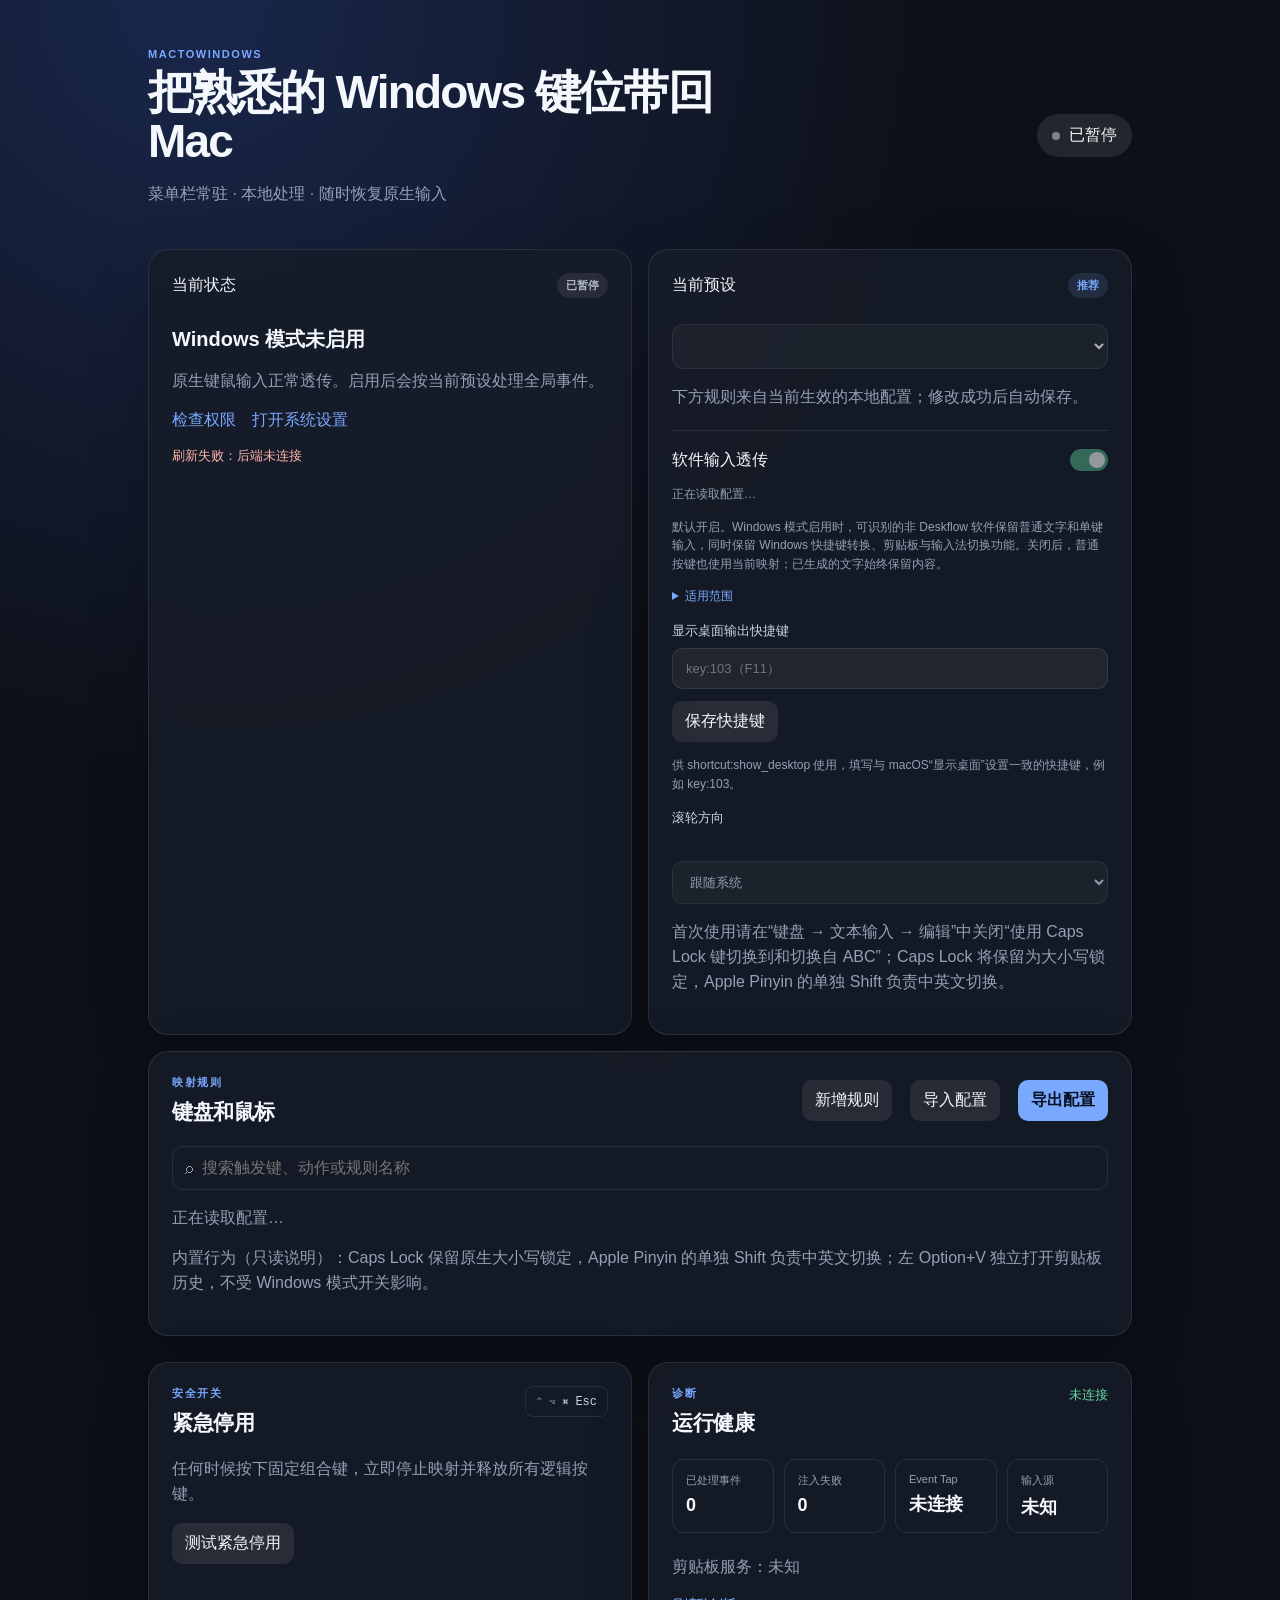
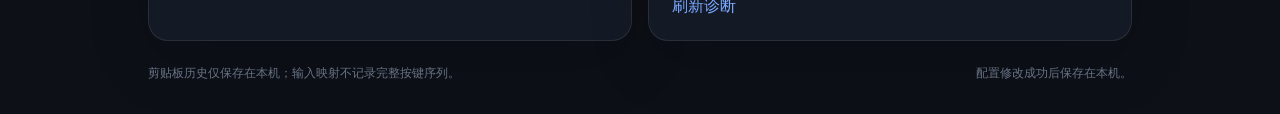
<file: ui/index.html>
<!doctype html>
<html lang="zh-CN">
  <head>
    <meta charset="UTF-8" />
    <meta name="viewport" content="width=device-width, initial-scale=1.0" />
    <title>MacToWindows</title>
    <link rel="stylesheet" href="./styles.css" />
  </head>
  <body>
    <main class="shell">
      <header class="topbar">
        <div>
          <p class="eyebrow">MacToWindows</p>
          <h1>把熟悉的 Windows 键位带回 Mac</h1>
          <p class="muted">菜单栏常驻 · 本地处理 · 随时恢复原生输入</p>
        </div>
        <button id="toggle-mode" class="toggle" aria-pressed="false"><span class="dot"></span><span id="toggle-label">已暂停</span></button>
      </header>

      <section class="status-grid">
        <article class="card status-card">
          <div class="card-heading"><span>当前状态</span><span id="health-pill" class="pill muted-pill">已暂停</span></div>
          <strong id="status-title">Windows 模式未启用</strong>
          <p id="status-copy" class="muted">原生键鼠输入正常透传。启用后会按当前预设处理全局事件。</p>
          <div class="permission-actions">
            <button id="permission-button" class="text-button">检查权限</button>
            <button id="open-settings-button" class="text-button">打开系统设置</button>
          </div>
          <p id="permission-feedback" class="muted" aria-live="polite"></p>
          <p id="settings-feedback" class="form-feedback" aria-live="polite"></p>
        </article>
        <article class="card profile-card">
          <div class="card-heading"><span>当前预设</span><span class="pill accent-pill">推荐</span></div>
          <select id="profile-select" aria-label="当前预设" disabled></select>
          <p class="muted">下方规则来自当前生效的本地配置；修改成功后自动保存。</p>
          <div class="software-input-setting">
            <div class="card-heading"><span id="software-input-passthrough-title">软件输入透传</span><button id="software-input-passthrough" class="switch on" type="button" role="switch" aria-checked="true" aria-labelledby="software-input-passthrough-title" aria-describedby="software-input-passthrough-help software-input-passthrough-detail" disabled></button></div>
            <p id="software-input-passthrough-state" class="muted form-hint" aria-live="polite">正在读取配置…</p>
            <p id="software-input-passthrough-help" class="muted form-hint">默认开启。Windows 模式启用时，可识别的非 Deskflow 软件保留普通文字和单键输入，同时保留 Windows 快捷键转换、剪贴板与输入法切换功能。关闭后，普通按键也使用当前映射；已生成的文字始终保留内容。</p>
            <details id="software-input-passthrough-detail" class="muted form-hint"><summary>适用范围</summary><p>物理键盘和 Deskflow 继续使用完整项目映射；无法与物理键盘区分的输入沿用原映射。只发送文字、缺少完整按键事件的软件无法触发对应手势。部分远程文字事件无法识别为按键，对应快捷键保留原样。此开关不自动启用 Windows 模式；暂停时保持原生输入，Option+V 仍可使用。</p></details>
          </div>
          <label class="form-field">显示桌面输出快捷键<input id="show-desktop-shortcut" placeholder="key:103（F11）" /></label>
          <div class="form-actions"><button id="show-desktop-save" class="secondary" type="button" disabled>保存快捷键</button></div>
          <p class="muted form-hint">供 shortcut:show_desktop 使用，填写与 macOS“显示桌面”设置一致的快捷键，例如 key:103。</p>
          <label class="form-field">滚轮方向<select id="scroll-mode" disabled><option value="system">跟随系统</option><option value="natural">自然</option><option value="non_natural">非自然</option></select></label>
          <p class="muted input-source-note">首次使用请在“键盘 → 文本输入 → 编辑”中关闭“使用 Caps Lock 键切换到和切换自 ABC”；Caps Lock 将保留为大小写锁定，Apple Pinyin 的单独 Shift 负责中英文切换。</p>
        </article>
      </section>

      <section class="card rules-card">
        <div class="section-heading">
          <div><p class="eyebrow">映射规则</p><h2>键盘和鼠标</h2></div>
          <div class="actions"><button id="add-rule" class="secondary">新增规则</button><button id="import-config" class="secondary">导入配置</button><button id="export-config" class="primary">导出配置</button><input id="config-file" type="file" accept=".toml,text/plain" hidden /></div>
        </div>
        <label class="search"><span>⌕</span><input id="search" placeholder="搜索触发键、动作或规则名称" /></label>
        <div id="rules" class="rules"></div>
        <p class="muted">内置行为（只读说明）：Caps Lock 保留原生大小写锁定，Apple Pinyin 的单独 Shift 负责中英文切换；左 Option+V 独立打开剪贴板历史，不受 Windows 模式开关影响。</p>
      </section>

      <section class="bottom-grid">
        <article class="card">
          <div class="section-heading compact"><div><p class="eyebrow">安全开关</p><h2>紧急停用</h2></div><span class="keycap">⌃ ⌥ ⌘ Esc</span></div>
          <p class="muted">任何时候按下固定组合键，立即停止映射并释放所有逻辑按键。</p>
          <button class="secondary" id="panic-test">测试紧急停用</button>
        </article>
        <article class="card">
          <div class="section-heading compact"><div><p class="eyebrow">诊断</p><h2>运行健康</h2></div><span id="latency" class="metric">—</span></div>
          <div class="metrics"><div><span>已处理事件</span><strong id="events-seen">0</strong></div><div><span>注入失败</span><strong id="injection-failures">0</strong></div><div><span>Event Tap</span><strong id="tap-state">未启动</strong></div><div><span>输入源</span><strong id="input-source">未知</strong></div></div>
          <p id="clipboard-status" class="muted">剪贴板服务：未知</p>
          <button class="text-button" id="refresh-diagnostics">刷新诊断</button>
        </article>
      </section>

      <footer><span>剪贴板历史仅保存在本机；输入映射不记录完整按键序列。</span><span>配置修改成功后保存在本机。</span></footer>
    </main>
    <div id="rule-dialog" class="modal" hidden role="dialog" aria-modal="true" aria-labelledby="rule-dialog-title">
      <div class="modal-backdrop" data-close-rule-dialog></div>
      <section class="modal-panel">
        <div class="section-heading compact">
          <div><p class="eyebrow">自定义映射</p><h2 id="rule-dialog-title">新增规则</h2></div>
          <button id="rule-dialog-close" class="text-button" type="button" aria-label="关闭">关闭</button>
        </div>
        <form id="rule-form">
          <fieldset id="rule-definition" class="rule-definition">
            <label class="form-field">规则名称<input id="rule-name" name="name" placeholder="例如：Ctrl + B" /></label>
            <label class="form-field">触发键<input id="rule-trigger" name="trigger" required placeholder="例如：chord:left_control+key:11" /></label>
            <div class="form-actions"><button id="record-trigger" class="secondary" type="button">录制按键</button><span id="recording-state" class="muted" aria-live="polite"></span></div>
            <label class="form-field">动作<input id="rule-action" name="action" required placeholder="例如：command:key:11 或 shortcut:hard_refresh" /></label>
            <p class="muted form-hint">可用格式：key:keycode、chord:left_control|right_shift+key:keycode、modifier_chord:left_control|right_shift、command:key:11、shortcut:动作名、pass、suppress。多个修饰键用 | 分隔。</p>
          </fieldset>
          <p id="rule-priority-target" class="muted" hidden></p>
          <label class="form-field">优先级<input id="rule-priority" name="priority" type="number" min="-2147483648" max="2147483647" step="1" required aria-describedby="rule-priority-help" /></label>
          <p id="rule-priority-help" class="muted form-hint">同一触发条件下，优先级数值较大的规则先处理。</p>
          <p id="rule-feedback" class="form-feedback" aria-live="polite"></p>
          <div class="modal-actions"><button id="rule-cancel" class="secondary" type="button">取消</button><button id="rule-submit" class="primary" type="submit">添加规则</button></div>
        </form>
      </section>
    </div>
    <script src="./rule-editor-core.js"></script>
    <script src="./app.js"></script>
  </body>
</html>
</file>
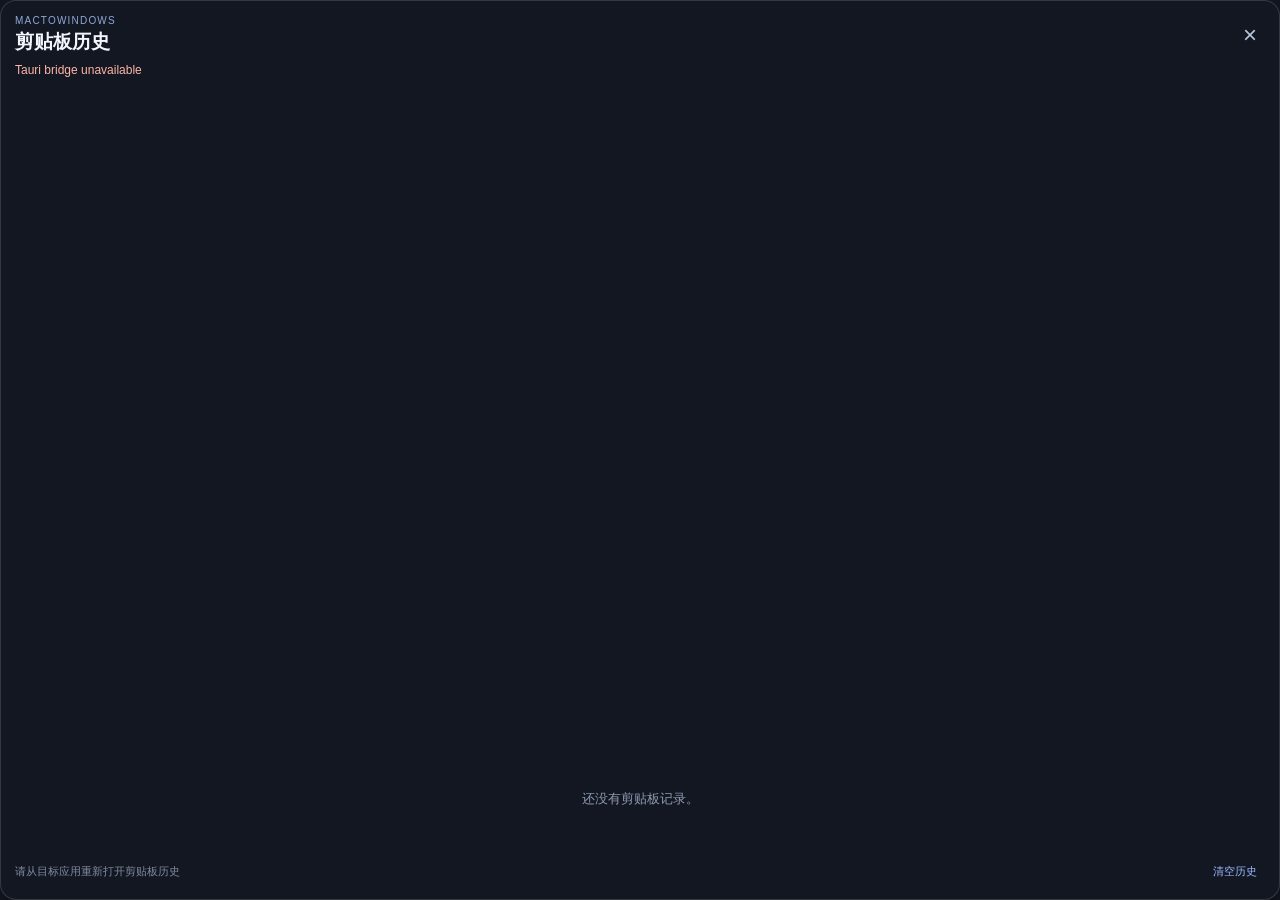
<file: ui/clipboard.html>
<!doctype html>
<html lang="zh-CN">
  <head>
    <meta charset="UTF-8" />
    <meta name="viewport" content="width=device-width, initial-scale=1.0" />
    <title>剪贴板历史</title>
    <link rel="stylesheet" href="./clipboard.css" />
  </head>
  <body>
    <main id="clipboard-panel" class="clipboard-panel" aria-labelledby="clipboard-title">
      <header id="clipboard-drag-region" class="clipboard-header">
        <div>
          <p class="eyebrow">MacToWindows</p>
          <h1 id="clipboard-title">剪贴板历史</h1>
        </div>
        <button id="clipboard-close" class="icon-button" type="button" aria-label="关闭">×</button>
      </header>
      <p id="clipboard-error" class="clipboard-error" aria-live="polite"></p>
      <section id="clipboard-list" class="clipboard-list" role="listbox" aria-label="剪贴板历史"></section>
      <p id="clipboard-empty" class="clipboard-empty">还没有剪贴板记录。</p>
      <footer class="clipboard-footer">
        <span id="clipboard-hint" aria-live="polite"></span>
        <button id="clipboard-clear" class="text-button" type="button">清空历史</button>
      </footer>
    </main>
    <script src="./clipboard-core.js"></script>
    <script src="./clipboard.js"></script>
  </body>
</html>
</file>
<file: ui/styles.css>
:root { color-scheme: dark; font-family: -apple-system, BlinkMacSystemFont, "SF Pro Display", "Segoe UI", sans-serif; background: #0d1017; color: #f4f7fb; --panel: rgba(23,28,40,.86); --line: rgba(255,255,255,.09); --muted: #94a0b7; --blue: #79a9ff; --green: #62d7a3; }
* { box-sizing: border-box; }
body { margin: 0; min-height: 100vh; background: radial-gradient(circle at 15% 0%, #19274b 0, transparent 38%), #0d1017; }
.shell { max-width: 1040px; margin: 0 auto; padding: 48px 28px 32px; }
.topbar, .section-heading, .card-heading, footer, .actions { display: flex; align-items: center; justify-content: space-between; gap: 18px; }
.eyebrow { margin: 0 0 8px; color: var(--blue); font-size: 11px; font-weight: 700; letter-spacing: .14em; text-transform: uppercase; }
h1 { max-width: 610px; margin: 0; font-size: clamp(28px, 4vw, 46px); line-height: 1.07; letter-spacing: -.04em; }
h2 { margin: 4px 0 0; font-size: 21px; letter-spacing: -.02em; }
.muted { color: var(--muted); line-height: 1.55; }
.topbar > .muted { margin-top: 12px; }
.toggle, button { border: 0; cursor: pointer; color: inherit; font: inherit; }
.toggle { display: inline-flex; align-items: center; gap: 9px; padding: 11px 15px; border-radius: 999px; background: rgba(255,255,255,.09); }
.toggle.is-on { background: rgba(98,215,163,.16); color: var(--green); }
.dot { width: 8px; height: 8px; border-radius: 50%; background: #7b8496; }
.is-on .dot { background: var(--green); box-shadow: 0 0 14px var(--green); }
.status-grid, .bottom-grid { display: grid; grid-template-columns: repeat(2, 1fr); gap: 16px; margin-top: 26px; }
.card { padding: 23px; border: 1px solid var(--line); border-radius: 20px; background: var(--panel); box-shadow: 0 20px 60px rgba(0,0,0,.18); backdrop-filter: blur(18px); }
.status-card strong { display: block; margin: 28px 0 9px; font-size: 20px; }
.pill { padding: 5px 9px; border-radius: 999px; font-size: 11px; font-weight: 700; }
.muted-pill { color: #b1b9c8; background: rgba(255,255,255,.08); }
.accent-pill { color: var(--blue); background: rgba(121,169,255,.13); }
select, input { width: 100%; border: 1px solid var(--line); border-radius: 11px; background: rgba(255,255,255,.05); color: inherit; padding: 12px 13px; font: inherit; outline: none; }
select { margin-top: 26px; }
select:focus, input:focus { border-color: var(--blue); }
.rules-card { margin-top: 16px; }
.card > .section-heading { margin-bottom: 20px; }
.search { display: flex; align-items: center; gap: 9px; padding: 0 12px; border: 1px solid var(--line); border-radius: 11px; color: var(--muted); }
.search input { border: 0; padding-left: 0; background: transparent; }
.rules { margin-top: 15px; }
.rule { display: grid; grid-template-columns: 1fr auto auto; align-items: center; gap: 15px; padding: 15px 0; border-bottom: 1px solid var(--line); }
.rule:last-child { border-bottom: 0; }
.rule-name { font-weight: 650; }
.rule-detail { margin-top: 4px; color: var(--muted); font-size: 13px; }
.rule-priority { display: inline-block; margin-top: 6px; font-size: 13px; }
.keycap { padding: 7px 10px; border: 1px solid var(--line); border-radius: 8px; color: #cbd3e4; font: 12px ui-monospace, SFMono-Regular, monospace; }
.switch { width: 38px; height: 22px; border-radius: 99px; background: #4a5363; position: relative; }
.switch::after { content: ""; position: absolute; top: 3px; left: 3px; width: 16px; height: 16px; border-radius: 50%; background: #fff; transition: transform .18s; }
.switch.on { background: #4caa82; }
.switch.on::after { transform: translateX(16px); }
.software-input-setting { margin-top: 20px; padding-top: 18px; border-top: 1px solid var(--line); }
.software-input-setting .switch { flex: 0 0 38px; }
.software-input-setting summary { cursor: pointer; color: var(--blue); }
.software-input-setting details p { margin-bottom: 0; }
.software-input-setting button:disabled { cursor: default; opacity: .55; }
.primary, .secondary, .text-button { padding: 10px 13px; border-radius: 10px; }
.primary { background: var(--blue); color: #091020; font-weight: 700; }
.secondary { background: rgba(255,255,255,.08); }
.text-button { padding: 0; background: transparent; color: var(--blue); }
.permission-actions { display: flex; gap: 16px; align-items: center; flex-wrap: wrap; }
.permission-feedback { min-height: 1.55em; margin: 10px 0 0; font-size: 12px; }
.compact { align-items: flex-start; }
.metrics { display: grid; grid-template-columns: repeat(4, 1fr); gap: 10px; margin: 22px 0; }
.metrics div { padding: 13px; border: 1px solid var(--line); border-radius: 12px; }
.metrics span { display: block; color: var(--muted); font-size: 11px; }
.metrics strong { display: block; margin-top: 7px; font-size: 18px; }
.metric { color: var(--green); font: 13px ui-monospace, monospace; }
footer { margin-top: 24px; color: #6f7a8e; font-size: 12px; }
.modal[hidden] { display: none; }
.modal { position: fixed; inset: 0; z-index: 20; display: grid; place-items: center; padding: 24px; }
.modal-backdrop { position: absolute; inset: 0; background: rgba(3,6,13,.72); backdrop-filter: blur(7px); }
.modal-panel { position: relative; width: min(560px, 100%); max-height: min(680px, calc(100vh - 48px)); overflow: auto; padding: 24px; border: 1px solid var(--line); border-radius: 20px; background: #171c28; box-shadow: 0 30px 90px rgba(0,0,0,.42); }
.rule-definition { min-width: 0; margin: 0; padding: 0; border: 0; }
.form-field { display: grid; gap: 8px; margin-top: 16px; color: #cbd3e4; font-size: 13px; }
.form-field input { margin: 0; }
.form-actions { display: flex; align-items: center; gap: 12px; margin-top: 12px; }
.form-hint { margin: 14px 0 0; font-size: 12px; }
.form-feedback { min-height: 1.5em; margin: 14px 0 0; color: #ffb4a8; font-size: 13px; }
.modal-actions { display: flex; justify-content: flex-end; gap: 10px; margin-top: 22px; }
@media (max-width: 720px) { .shell { padding: 30px 16px; } .topbar, .section-heading { align-items: flex-start; flex-direction: column; } .status-grid, .bottom-grid { grid-template-columns: 1fr; } .actions { width: 100%; } .actions button { flex: 1; } .rule { grid-template-columns: 1fr auto; } .rule .keycap { display: none; } .metrics { grid-template-columns: repeat(2, 1fr); } footer { align-items: flex-start; flex-direction: column; } }
</file>
<file: ui/clipboard.css>
:root { color-scheme: dark; font-family: -apple-system, BlinkMacSystemFont, "SF Pro Text", sans-serif; background: rgba(20, 24, 35, .96); color: #f3f6fc; height: 100%; }
* { box-sizing: border-box; }
html, body { height: 100%; overflow: hidden; }
body { margin: 0; min-width: 320px; background: transparent; }
.clipboard-panel { display: flex; height: 100%; min-height: 0; flex-direction: column; overflow: hidden; padding: 14px; background: rgba(20, 24, 35, .96); border: 1px solid rgba(255,255,255,.14); border-radius: 16px; box-shadow: 0 24px 80px rgba(0,0,0,.45); }
.clipboard-header, .clipboard-footer { display: flex; align-items: center; justify-content: space-between; gap: 10px; }
.clipboard-header { cursor: grab; user-select: none; }
.clipboard-header:active { cursor: grabbing; }
.eyebrow { margin: 0 0 3px; color: #8fa9d8; font-size: 10px; letter-spacing: .12em; text-transform: uppercase; }
h1 { margin: 0; font-size: 19px; }
.icon-button, .text-button { border: 0; background: transparent; color: #b9c5dc; cursor: pointer; }
.icon-button { width: 30px; height: 30px; border-radius: 8px; font-size: 24px; line-height: 1; }
.icon-button:hover, .text-button:hover { color: #fff; background: rgba(255,255,255,.08); }
.clipboard-error { min-height: 1.4em; margin: 8px 0 0; color: #ffb4a8; font-size: 12px; }
.clipboard-list { display: grid; min-height: 0; flex: 1 1 auto; gap: 7px; margin: 6px 0 10px; overflow-x: hidden; overflow-y: auto; }
.clipboard-item { display: grid; grid-template-columns: 1fr auto; gap: 7px; padding: 9px 10px; border: 1px solid rgba(255,255,255,.1); border-radius: 10px; background: rgba(255,255,255,.045); color: inherit; text-align: left; cursor: pointer; }
.clipboard-item:hover, .clipboard-item.selected { border-color: #79a9ff; background: rgba(121,169,255,.14); }
.clipboard-text { overflow: hidden; color: #eef3fc; font-size: 13px; line-height: 1.45; white-space: pre-wrap; overflow-wrap: anywhere; }
.clipboard-time { margin-bottom: 5px; color: #8f9bb0; font-size: 11px; }
.clipboard-delete { align-self: start; border: 0; border-radius: 6px; background: transparent; color: #8793aa; cursor: pointer; }
.clipboard-delete:hover { color: #ffb4a8; background: rgba(255,180,168,.1); }
.clipboard-empty { margin: 50px 0; color: #8f9bb0; text-align: center; font-size: 13px; }
.clipboard-footer { color: #7f8ba2; font-size: 11px; }
.clipboard-footer .text-button { padding: 6px 8px; border-radius: 7px; color: #9abaff; font-size: 11px; }
.clipboard-delete[aria-disabled="true"], .clipboard-footer .text-button[aria-disabled="true"] { opacity: .55; cursor: default; background: transparent; }
</file>
